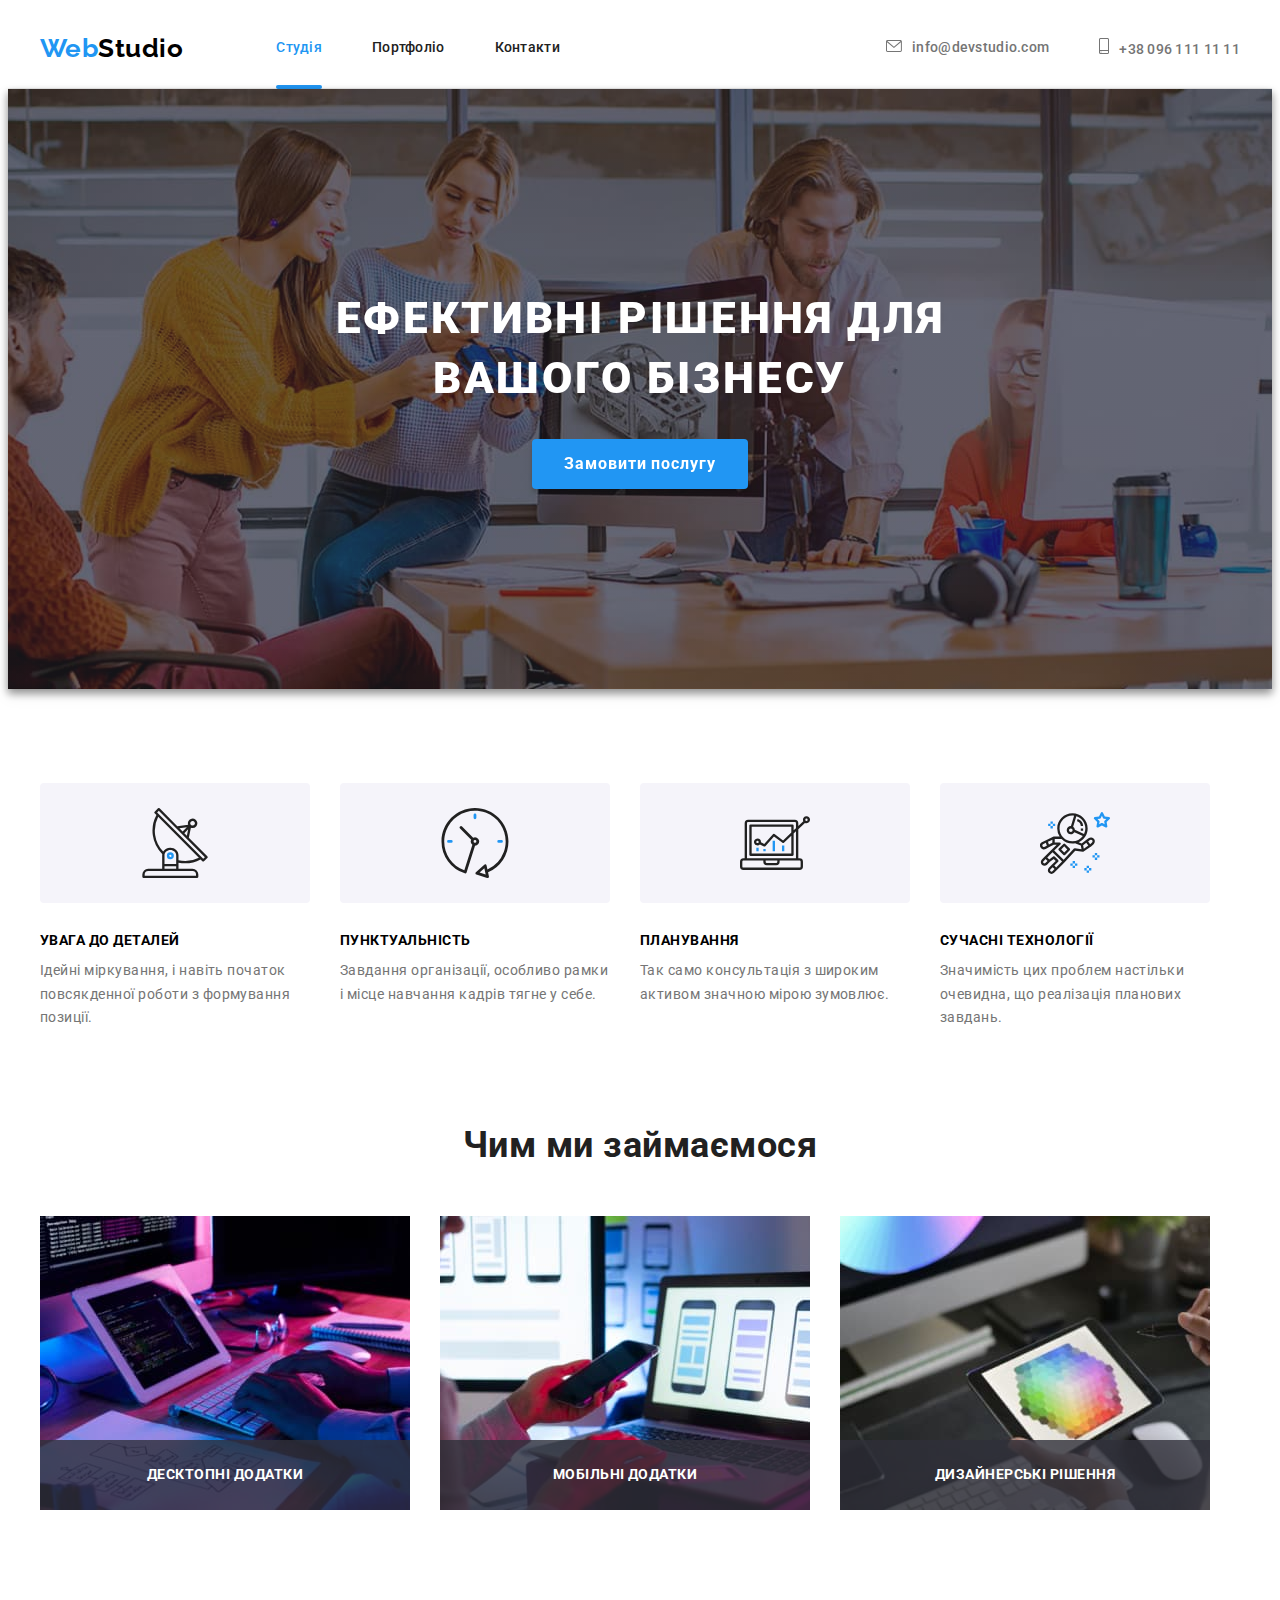
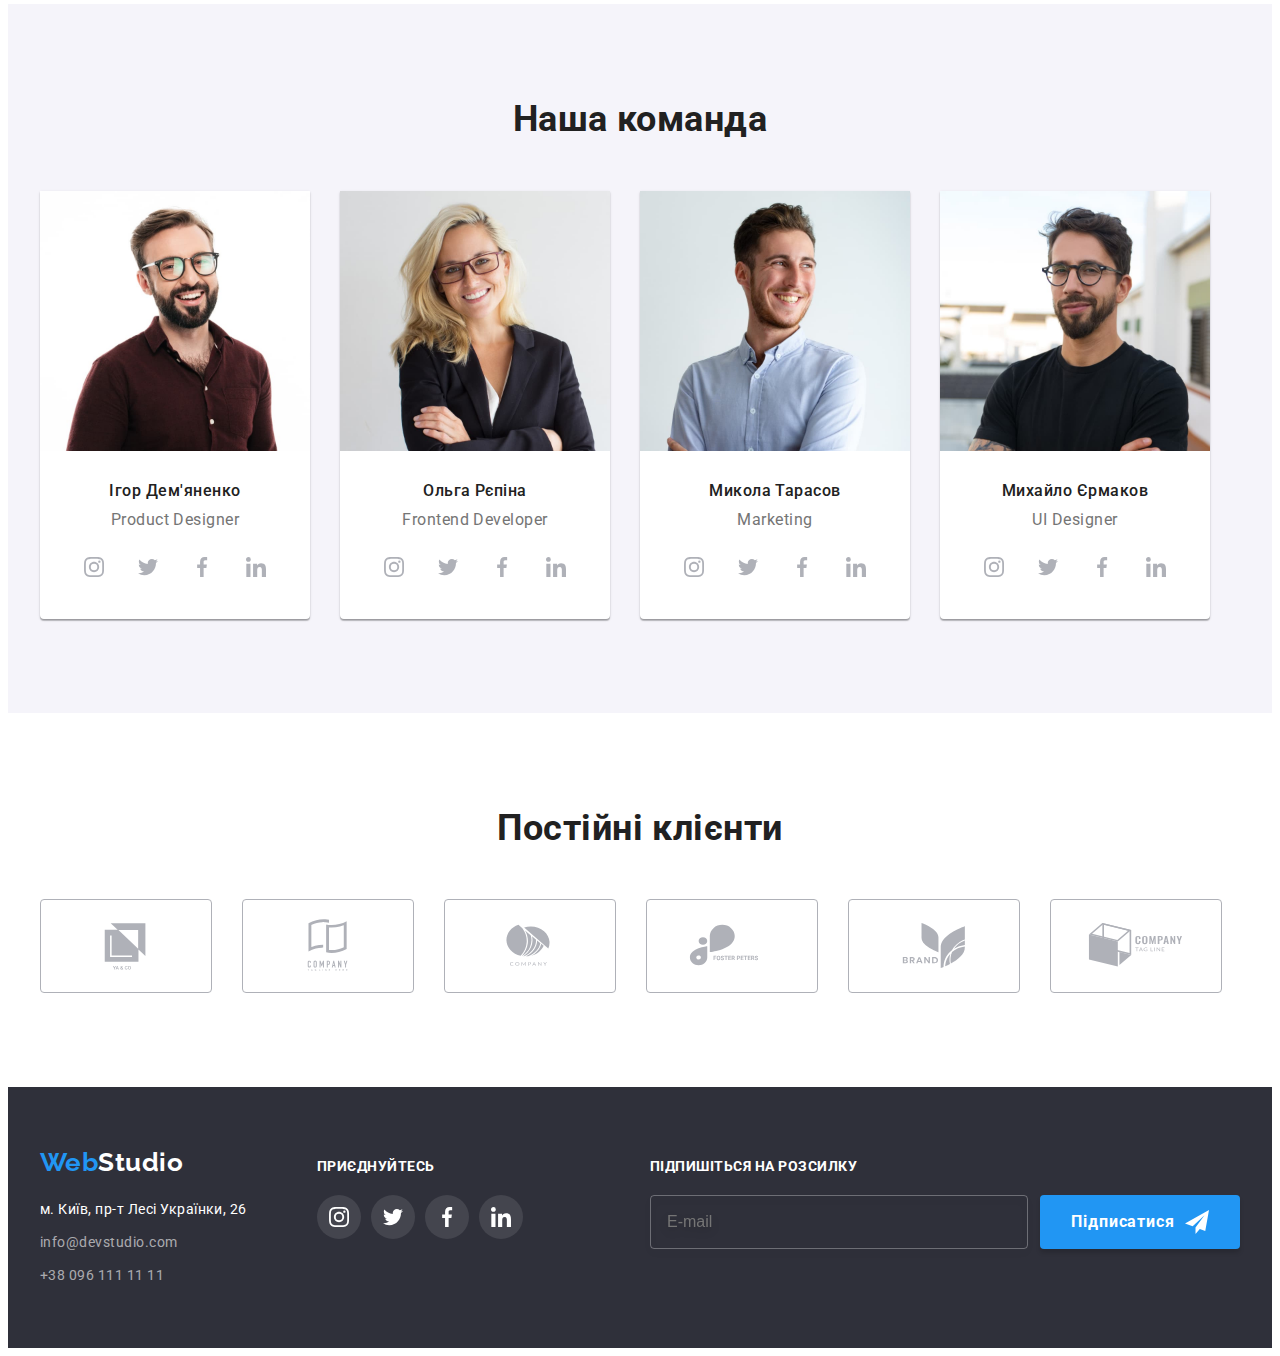
<file: index.html>
<!DOCTYPE html>
<html lang="uk">
  <head>
    <meta charset="UTF-8" />
    <meta http-equiv="X-UA-Compatible" content="IE=edge" />
    <meta name="viewport" content="width=device-width, initial-scale=1.0" />
    <title>Document</title>
    <link rel="preconnect" href="https://fonts.googleapis.com" />
    <link rel="preconnect" href="https://fonts.gstatic.com" crossorigin />
    <link
      href="https://fonts.googleapis.com/css2?family=Raleway:wght@700&family=Roboto:wght@400;500;700;900&display=swap"
      rel="stylesheet"
    />
    <link
      rel="stylesheet"
      href="https://cdnjs.cloudflare.com/ajax/libs/modern-normalize/1.1.0/modern-normalize.min.css"
      integrity="sha512-wpPYUAdjBVSE4KJnH1VR1HeZfpl1ub8YT/NKx4PuQ5NmX2tKuGu6U/JRp5y+Y8XG2tV+wKQpNHVUX03MfMFn9Q=="
      crossorigin="anonymous"
      referrerpolicy="no-referrer"
    />
    <link rel="stylesheet" href="./css/main.min.css" />
    <link rel="stylesheet" href="./css/styles.css" />
  </head>
  <body>
    <!--Шапка сайту-->

    <header class="header">
      <div class="main-nav container">
        <nav class="nav">
          <a href="./index.html" class="logo">
            Web<span class="logo__header">Studio</span>
          </a>

          <ul class="site-nav">
            <li class="site-nav__item">
              <a href="./index.html" class="site-nav__link current"
                >Студія</a
              >
            </li>
            <li class="site-nav__item">
              <a href="./portfolio.html" class="site-nav__link"
                >Портфоліо</a
              >
            </li>
            <li class="site-nav__item">
              <a href="" class="site-nav__link">Контакти</a>
            </li>
          </ul>
        </nav>
        <ul class="header-contacts">
          <li class="header-contacts__item">
            <a
              href="mailto:info@devstudio.com"
              class="header-contacts__link"
              ><svg class="header-contacts__icon" width="16" height="12">
                <use href="./images/icons.svg#icon-envelope"></use></svg
              >info@devstudio.com</a
            >
          </li>
          <li class="header-contacts__item">
            <a href="tel:+380961111111" class="header-contacts__link"
              ><svg class="header-contacts__icon" width="10" height="16">
                <use href="./images/icons.svg#icon-smartphone"></use></svg
              >+38 096 111 11 11</a
            >
          </li>
        </ul>
      </div>
    </header>

    <main>
      <!--Герой-->
      <div>
        <section class="hero">
          <h1 class="hero__title">Ефективні рішення для вашого бізнесу</h1>
          <button type="button" class="hero-btn" data-modal-open>
            Замовити послугу
          </button>
        </section>
      </div>

      <!--Особливості-->

      <section class="features">
        <div class="container">
          <h2 class="visually-hidden">Особливості</h2>
          <ul class="features__list">
            <li class="features__item">
              <div class="features__img">
                <svg class="features__icon" width="70" height="70">
                  <use href="./images/icons.svg#icon-antenna"></use>
                </svg>
              </div>
              <h3 class="features__label">Увага до деталей</h3>
              <p class="features__desc">
                Ідейні міркування, і навіть початок повсякденної роботи з
                формування позиції.
              </p>
            </li>
            <li class="features__item">
              <div class="features__img">
                <svg class="features__icon" width="70" height="70">
                  <use href="./images/icons.svg#icon-clock"></use>
                </svg>
              </div>
              <h3 class="features__label">Пунктуальність</h3>
              <p class="features__desc">
                Завдання організації, особливо рамки і місце навчання кадрів
                тягне у себе.
              </p>
            </li>
            <li class="features__item">
              <div class="features__img">
                <svg class="features__icon" width="70" height="70">
                  <use href="./images/icons.svg#icon-diagram"></use>
                </svg>
              </div>
              <h3 class="features__label">Планування</h3>
              <p class="features__desc">
                Так само консультація з широким активом значною мірою зумовлює.
              </p>
            </li>
            <li class="features__item">
              <div class="features__img">
                <svg class="features__icon" width="70" height="70">
                  <use href="./images/icons.svg#icon-astronaut"></use>
                </svg>
              </div>
              <h3 class="features__label">Сучасні технології</h3>
              <p class="features__desc">
                Значимість цих проблем настільки очевидна, що реалізація
                планових завдань.
              </p>
            </li>
          </ul>
        </div>
      </section>

      <!--Чим ми займаємось-->

      <section class="work">
        <div class="container">
          <h2 class="work__title">Чим ми займаємося</h2>
          <ul class="work__list">
            <li class="work__item">
              <a href="" class="work__link"
                ><div class="work__thumb">
                  <img
                    src="./images/box1.jpg"
                    alt="ПК"
                    width="370"
                    height="294"
                    class="work__img"
                  />
                  <div class="work__back">
                    <p class="work__label">Десктопні додатки</p>
                  </div>
                </div>
              </a>
            </li>
            <li class="work__item">
              <a href="" class="work__link"
                ><div class="work__thumb">
                  <img
                    src="./images/box2.jpg"
                    alt="Смартфон і ПК"
                    width="370"
                    height="294"
                    class="work__img"
                  />
                  <div class="work__back">
                    <p class="work__label">Мобільні додатки</p>
                  </div>
                </div>
              </a>
            </li>
            <li class="work__item">
              <a href="" class="work__link"
                ><div class="work__thumb">
                  <img
                    src="./images/box3.jpg"
                    alt="Палітра кольорів на планшеті"
                    width="370"
                    height="294"
                    class="work__img"
                  />
                  <div class="work__back">
                    <p class="work__label">Дизайнерські рішення</p>
                  </div>
                </div>
              </a>
            </li>
          </ul>
        </div>
      </section>

      <!--Наша команда-->

      <section class="team">
        <div class="container">
          <h2 class="team__title">Наша команда</h2>
          <ul class="team__list">
            <li class="teamcard">
              <img
                src="./images/teamcard1.jpg"
                alt="Портрет Ігора Дем'яненка"
                width="270"
                height="260"
                class="teamcard__img"
              />
              <div class="teamcard__desc">
                <h3 class="teamcard__title">Ігор Дем'яненко</h3>
                <p lang="en" class="teamcard__profession">Product Designer</p>
                <ul class="socials">
                  <li class="socials__item">
                    <a
                      class="socials__link"
                      href="https://instagram.com"
                      aria-label="Instagram icon"
                      target="_blank"
                      rel="noopener norefferer"
                    >
                      <svg class="socials__icon" width="20" height="20">
                        <use
                          href="./images/icons.svg#icon-instagram"
                        ></use></svg
                    ></a>
                  </li>
                  <li class="socials__item">
                    <a
                      class="socials__link"
                      href="https://twitter.com"
                      aria-label="Twitter icon"
                      target="_blank"
                      rel="noopener norefferer"
                      ><svg class="socials__icon" width="20" height="20">
                        <use href="./images/icons.svg#icon-twitter"></use></svg
                    ></a>
                  </li>
                  <li class="socials__item">
                    <a
                      class="socials__link"
                      href="https://facebook.com"
                      aria-label="Facebook icon"
                      target="_blank"
                      rel="noopener norefferer"
                      ><svg class="socials__icon" width="20" height="20">
                        <use href="./images/icons.svg#icon-facebook"></use></svg
                    ></a>
                  </li>
                  <li class="socials__item">
                    <a
                      class="socials__link"
                      href="https://linkedin.com"
                      aria-label="Linkedin icon"
                      target="_blank"
                      rel="noopener norefferer"
                      ><svg class="socials__icon" width="20" height="20">
                        <use href="./images/icons.svg#icon-linkedin"></use></svg
                    ></a>
                  </li>
                </ul>
              </div>
            </li>
            <li class="teamcard">
              <img
                src="./images/teamcard2.jpg"
                alt="Портрет Ольги Рєпіної"
                width="270"
                height="260"
                class="teamcard__img"
              />
              <div class="teamcard__desc">
                <h3 class="teamcard__title">Ольга Рєпіна</h3>
                <p lang="en" class="teamcard__profession">Frontend Developer</p>
                <ul class="socials">
                  <li class="socials__item">
                    <a
                      class="socials__link"
                      href="https://instagram.com"
                      aria-label="Instagram icon"
                      target="_blank"
                      rel="noopener norefferer"
                    >
                      <svg class="socials__icon" width="20" height="20">
                        <use
                          href="./images/icons.svg#icon-instagram"
                        ></use></svg
                    ></a>
                  </li>
                  <li class="socials__item">
                    <a
                      class="socials__link"
                      href="https://twitter.com"
                      aria-label="Twitter icon"
                      target="_blank"
                      rel="noopener norefferer"
                      ><svg class="socials__icon" width="20" height="20">
                        <use href="./images/icons.svg#icon-twitter"></use></svg
                    ></a>
                  </li>
                  <li class="socials__item">
                    <a
                      class="socials__link"
                      href="https://facebook.com"
                      aria-label="Facebook icon"
                      target="_blank"
                      rel="noopener norefferer"
                      ><svg class="socials__icon" width="20" height="20">
                        <use href="./images/icons.svg#icon-facebook"></use></svg
                    ></a>
                  </li>
                  <li class="socials__item">
                    <a
                      class="socials__link"
                      href="https://linkedin.com"
                      aria-label="Linkedin icon"
                      target="_blank"
                      rel="noopener norefferer"
                      ><svg class="socials__icon" width="20" height="20">
                        <use href="./images/icons.svg#icon-linkedin"></use></svg
                    ></a>
                  </li>
                </ul>
              </div>
            </li>
            <li class="teamcard">
              <img
                src="./images/teamcard3.jpg"
                alt="Портрет Миколи Тарасова"
                width="270"
                height="260"
                class="teamcard__img"
              />
              <div class="teamcard__desc">
                <h3 class="teamcard__title">Микола Тарасов</h3>
                <p lang="en" class="teamcard__profession">Marketing</p>
                <ul class="socials">
                  <li class="socials__item">
                    <a
                      class="socials__link"
                      href="https://instagram.com"
                      aria-label="Instagram icon"
                      target="_blank"
                      rel="noopener norefferer"
                    >
                      <svg class="socials__icon" width="20" height="20">
                        <use
                          href="./images/icons.svg#icon-instagram"
                        ></use></svg
                    ></a>
                  </li>
                  <li class="socials__item">
                    <a
                      class="socials__link"
                      href="https://twitter.com"
                      aria-label="Twitter icon"
                      target="_blank"
                      rel="noopener norefferer"
                      ><svg class="socials__icon" width="20" height="20">
                        <use href="./images/icons.svg#icon-twitter"></use></svg
                    ></a>
                  </li>
                  <li class="socials__item">
                    <a
                      class="socials__link"
                      href="https://facebook.com"
                      aria-label="Facebook icon"
                      target="_blank"
                      rel="noopener norefferer"
                      ><svg class="socials__icon" width="20" height="20">
                        <use href="./images/icons.svg#icon-facebook"></use></svg
                    ></a>
                  </li>
                  <li class="socials__item">
                    <a
                      class="socials__link"
                      href="https://linkedin.com"
                      aria-label="Linkedin icon"
                      target="_blank"
                      rel="noopener norefferer"
                      ><svg class="socials__icon" width="20" height="20">
                        <use href="./images/icons.svg#icon-linkedin"></use></svg
                    ></a>
                  </li>
                </ul>
              </div>
            </li>
            <li class="teamcard">
              <img
                src="./images/teamcard4.jpg"
                alt="Портрет Михайла Єрмакова"
                width="270"
                height="260"
                class="teamcard__img"
              />
              <div class="teamcard__desc">
                <h3 class="teamcard__title">Михайло Єрмаков</h3>
                <p lang="en" class="teamcard__profession">UI Designer</p>
                <ul class="socials">
                  <li class="socials__item">
                    <a
                      class="socials__link"
                      href="https://instagram.com"
                      aria-label="Instagram icon"
                      target="_blank"
                      rel="noopener norefferer"
                    >
                      <svg class="socials__icon" width="20" height="20">
                        <use
                          href="./images/icons.svg#icon-instagram"
                        ></use></svg
                    ></a>
                  </li>
                  <li class="socials__item">
                    <a
                      class="socials__link"
                      href="https://twitter.com"
                      aria-label="Twitter icon"
                      target="_blank"
                      rel="noopener norefferer"
                      ><svg class="socials__icon" width="20" height="20">
                        <use href="./images/icons.svg#icon-twitter"></use></svg
                    ></a>
                  </li>
                  <li class="socials__item">
                    <a
                      class="socials__link"
                      href="https://facebook.com"
                      aria-label="Facebook icon"
                      target="_blank"
                      rel="noopener norefferer"
                      ><svg class="socials__icon" width="20" height="20">
                        <use href="./images/icons.svg#icon-facebook"></use></svg
                    ></a>
                  </li>
                  <li class="socials__item">
                    <a
                      class="socials__link"
                      href="https://linkedin.com"
                      aria-label="Linkedin icon"
                      target="_blank"
                      rel="noopener norefferer"
                      ><svg class="socials__icon" width="20" height="20">
                        <use href="./images/icons.svg#icon-linkedin"></use></svg
                    ></a>
                  </li>
                </ul>
              </div>
            </li>
          </ul>
        </div>
      </section>
    </main>

    <!--Постійні клієнти-->

    <section class="clients">
      <div class="container">
        <h2 class="clients__title">Постійні клієнти</h2>
        <ul class="clients__list">
          <li class="clients__item">
            <a class="clients__link" href=""
              ><svg class="clients__icon" width="106" height="60">
                <use href="./images/icons.svg#icon-client1"></use></svg
            ></a>
          </li>
          <li class="clients__item">
            <a class="clients__link" href=""
              ><svg class="clients__icon" width="106" height="60">
                <use href="./images/icons.svg#icon-client2"></use></svg
            ></a>
          </li>
          <li class="clients__item">
            <a class="clients__link" href=""
              ><svg class="clients__icon" width="106" height="60">
                <use href="./images/icons.svg#icon-client3"></use></svg
            ></a>
          </li>
          <li class="clients__item">
            <a class="clients__link" href=""
              ><svg class="clients__icon" width="106" height="60">
                <use href="./images/icons.svg#icon-client4"></use></svg
            ></a>
          </li>
          <li class="clients__item">
            <a class="clients__link" href=""
              ><svg class="clients__icon" width="106" height="60">
                <use href="./images/icons.svg#icon-client5"></use></svg
            ></a>
          </li>
          <li class="clients__item">
            <a class="clients__link" href=""
              ><svg class="clients__icon" width="106" height="60">
                <use href="./images/icons.svg#icon-client6"></use></svg
            ></a>
          </li>
        </ul>
      </div>
    </section>

    <!--Підвал-->

    <footer class="footer">
      <div class="container">
        <div class="footer__address">
          <a href="./index.html" class="logo"
            >Web<span class="logo__footer">Studio</span>
          </a>
          <address class="address">
            <ul class="address__list">
              <li class="address__item">
                <a
                  href="https://goo.gl/maps/9gDY7bxWmbWzGsTu6"
                  class="address__post"
                  >м. Київ, пр-т Лесі Українки, 26</a
                ><br />
              </li>

              <li class="address__item">
                <a
                  href="mailto:info@devstudio.com"
                  class="address__contact"
                  >info@devstudio.com</a
                ><br />
              </li>

              <li class="address__item">
                <a href="tel:+380961111111" class="address__contact"
                  >+38 096 111 11 11</a
                >
              </li>
            </ul>
          </address>
        </div>
        <div class="footer__socials">
          <p class="footer__text">Приєднуйтесь</p>
          <ul class="list socials">
            <li class="socials__item">
              <a
                class="socials__link--grey"
                href="https://instagram.com"
                aria-label="Instagram icon"
                target="_blank"
                rel="noopener norefferer"
              >
                <svg class="socials__icon" width="20" height="20">
                  <use href="./images/icons.svg#icon-instagram"></use></svg
              ></a>
            </li>
            <li class="socials__item">
              <a
                class="socials__link--grey"
                href="https://twitter.com"
                aria-label="Twitter icon"
                target="_blank"
                rel="noopener norefferer"
                ><svg class="socials__icon" width="20" height="20">
                  <use href="./images/icons.svg#icon-twitter"></use></svg
              ></a>
            </li>
            <li class="socials__item">
              <a
                class="socials__link--grey"
                href="https://facebook.com"
                aria-label="Facebook icon"
                target="_blank"
                rel="noopener norefferer"
                ><svg class="socials__icon" width="20" height="20">
                  <use href="./images/icons.svg#icon-facebook"></use></svg
              ></a>
            </li>
            <li class="socials__item">
              <a
                class="socials__link--grey"
                href="https://linkedin.com"
                aria-label="Linkedin icon"
                target="_blank"
                rel="noopener norefferer"
                ><svg class="socials__icon" width="20" height="20">
                  <use href="./images/icons.svg#icon-linkedin"></use></svg
              ></a>
            </li>
          </ul>
        </div>
        <div class="footer__form">
          <form class="subscription">
            <p class="subscription__text">Підпишіться на розсилку</p>
            <div class="subscription__data">
              <label for="email"></label>
              <input
                class="subscription__field"
                type="email"
                name="user_email"
                placeholder="E-mail"
              />
              <button class="subscription-btn" type="submit">
                Підписатися
                <svg class="subscription-btn__icon" width="24" height="24">
                  <use href="./images/icons.svg#icon-send"></use>
                </svg>
              </button>
            </div>
          </form>
        </div>
      </div>
    </footer>
    <div class="backdrop is-hidden" data-modal>
      <div class="modal">
        <button class="close-button" data-modal-close>
          <svg class="close-button__icon" width="18" height="18">
            <use href="./images/icons.svg#icon-close"></use>
          </svg>
        </button>
        <form class="modal-form" name="modal-form">
          <p class="modal-form__title">
            Залиште свої дані, ми вам передзвонимо
          </p>
          <div class="modal-form__group" role="group">
            <label class="modal-form__label" for="name">Ім'я</label>
            <div class="modal-form__wrapper">
              <input
                class="modal-form__field"
                type="text"
                name="user_name"
                id="name"
              />
              <svg class="modal-form__icon" width="18" height="18">
                <use href="./images/icons.svg#icon-form-name"></use>
              </svg>
            </div>
            <label class="modal-form__label" for="tel">Телефон</label>
            <div class="modal-form__wrapper">
              <input
                class="modal-form__field"
                type="tel"
                name="user_phone"
                id="tel"
              />
              <svg class="modal-form__icon" width="18" height="18">
                <use href="./images/icons.svg#icon-form-phone"></use>
              </svg>
            </div>

            <label class="modal-form__label" for="email">Пошта</label>
            <div class="modal-form__wrapper">
              <input
                class="modal-form__field"
                type="email"
                name="user_email"
                id="email"
              />
              <svg class="modal-form__icon" width="18" height="18">
                <use href="./images/icons.svg#icon-form-email"></use>
              </svg>
            </div>

            <label class="modal-form__label" for="comment">Коментар</label>
            <textarea
              class="modal-form__comment"
              name="user_comment"
              id="comment"
              rows="6"
              placeholder="Введіть текст"
            ></textarea>
          </div>

          <div class="modal-form__agreement" role="group">
            <input
              class="modal-form__checkbox"
              type="checkbox"
              name="checkbox"
              id="checkbox"
            />
            <label class="modal-form__agreement-text" for="checkbox"
              >Погоджуюся з розсилкою та приймаю
              <a class="modal-form__agreement-link" href=""
                >Умови договору</a
              ></label
            >
          </div>

          <button class="modal-form-btn" type="submit">Відправити</button>
        </form>
      </div>
    </div>
    <script src="./js/modal.js"></script>
  </body>
</html>
</file>
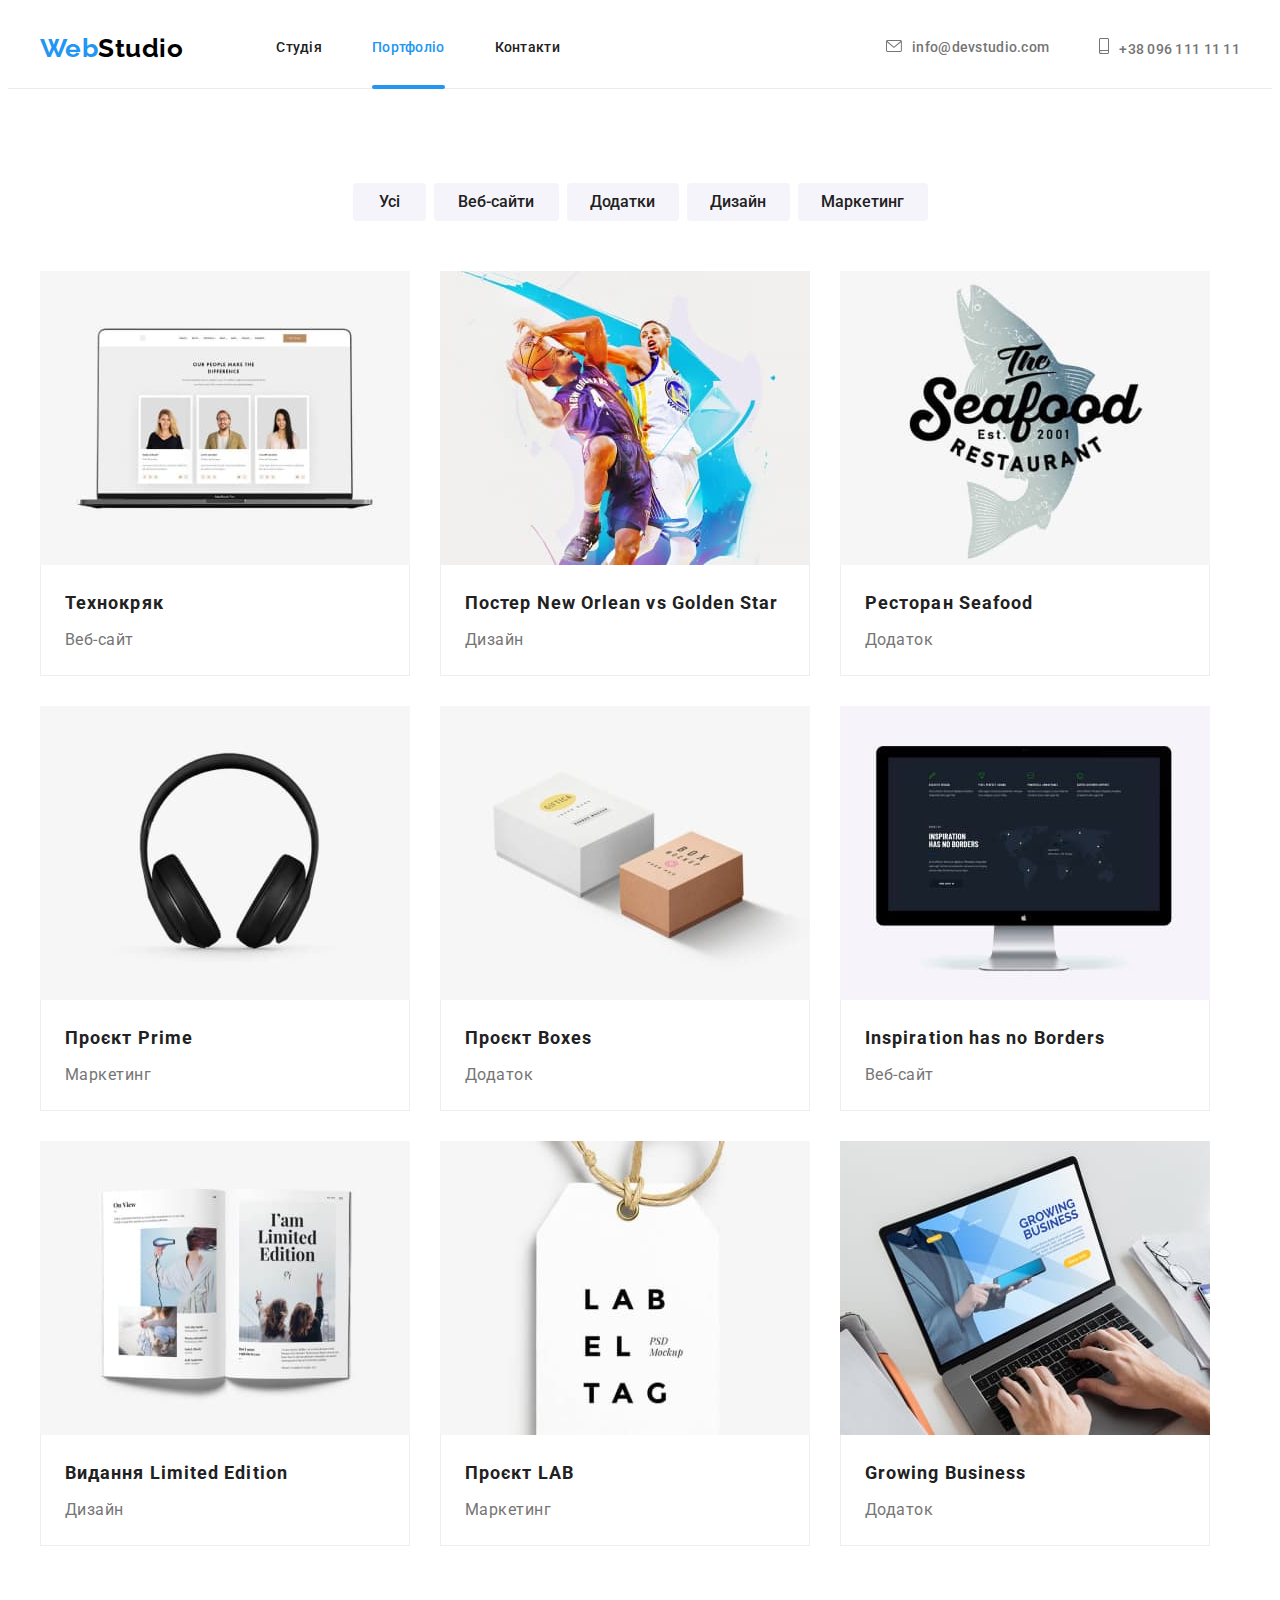
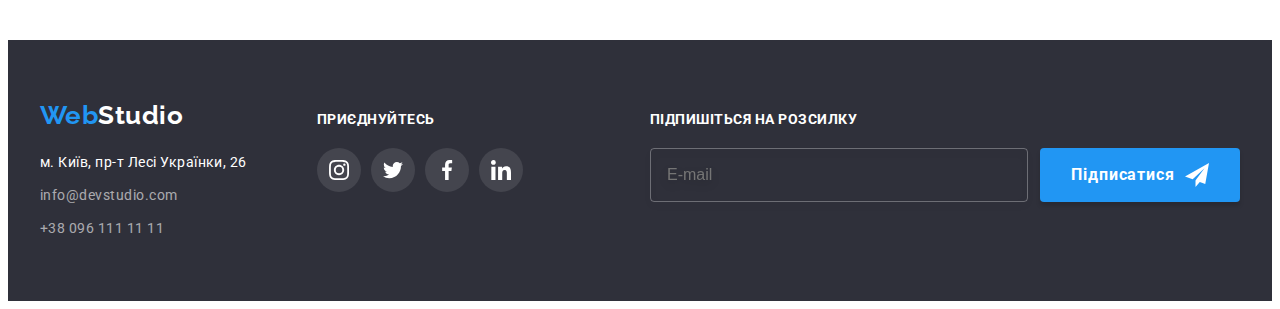
<file: portfolio.html>
<!DOCTYPE html>
<html lang="uk">
  <head>
    <meta charset="UTF-8" />
    <meta http-equiv="X-UA-Compatible" content="IE=edge" />
    <meta name="viewport" content="width=device-width, initial-scale=1.0" />
    <title>Document</title>
    <link rel="preconnect" href="https://fonts.googleapis.com" />
    <link rel="preconnect" href="https://fonts.gstatic.com" crossorigin />
    <link
      href="https://fonts.googleapis.com/css2?family=Raleway:wght@700&family=Roboto:wght@400;500;700;900&display=swap"
      rel="stylesheet"
    />
    <link
      rel="stylesheet"
      href="https://cdnjs.cloudflare.com/ajax/libs/modern-normalize/1.1.0/modern-normalize.min.css"
      integrity="sha512-wpPYUAdjBVSE4KJnH1VR1HeZfpl1ub8YT/NKx4PuQ5NmX2tKuGu6U/JRp5y+Y8XG2tV+wKQpNHVUX03MfMFn9Q=="
      crossorigin="anonymous"
      referrerpolicy="no-referrer"
    />
    <link rel="stylesheet" href="./css/main.min.css" />
    <link rel="stylesheet" href="./css/styles.css" />
  </head>
  <body>
    <!--Шапка сайту-->

    <header class="header">
      <div class="main-nav container">
        <nav class="nav">
          <a href="./index.html" class="logo">
            Web<span class="logo__header">Studio</span>
          </a>

          <ul class="site-nav">
            <li class="site-nav__item">
              <a href="./index.html" class="site-nav__link">Студія</a>
            </li>
            <li class="site-nav__item">
              <a href="./portfolio.html" class="site-nav__link current"
                >Портфоліо</a
              >
            </li>
            <li class="site-nav__item">
              <a href="" class="site-nav__link">Контакти</a>
            </li>
          </ul>
        </nav>
        <ul class="header-contacts">
          <li class="header-contacts__item">
            <a
              href="mailto:info@devstudio.com"
              class="header-contacts__link"
              ><svg class="header-contacts__icon" width="16" height="12">
                <use href="./images/icons.svg#icon-envelope"></use></svg
              >info@devstudio.com</a
            >
          </li>
          <li class="header-contacts__item">
            <a href="tel:+380961111111" class="header-contacts__link"
              ><svg class="header-contacts__icon" width="10" height="16">
                <use href="./images/icons.svg#icon-smartphone"></use></svg
              >+38 096 111 11 11</a
            >
          </li>
        </ul>
      </div>
    </header>

    <!--Портфоліо-->

    <main>
      <h1 class="visually-hidden">Портфоліо студії</h1>
      <section class="gallery">
        <div class="container">
          <h2 class="visually-hidden">Галерея проєктів</h2>
          <ul class="filter">
            <li class="filter__item">
              <button type="button" class="filter-btn all">Усі</button>
            </li>
            <li class="filter__item">
              <button type="button" class="filter-btn sites">
                Веб-сайти
              </button>
            </li>
            <li class="filter__item">
              <button type="button" class="filter-btn apps">Додатки</button>
            </li>
            <li class="filter__item">
              <button type="button" class="filter-btn design">
                Дизайн
              </button>
            </li>
            <li class="filter__item">
              <button type="button" class="filter-btn marketing">
                Маркетинг
              </button>
            </li>
          </ul>

          <ul class="projects">
            <li class="project-card">
              <a href="" class="project-card__link">
                <div class="project-card__thumb">
                  <img
                    src="./images/project1.jpg"
                    alt="Зображення проєкту"
                    width="370"
                    height="294"
                    class="project-card__img"
                  />
                  <div class="project-card__overlay">
                    <p class="project-card__overtext">
                      Ресурс пропонує комплексні пропозиції з різним рівнем
                      функціоналу та сервісів. Все це дозволить відвідувачу
                      отримати вичерпні відомості про компанію чи приватну
                      особу.
                    </p>
                  </div>
                </div>
                <div class="project-card__label">
                  <h3 class="project-card__title">Технокряк</h3>
                  <p class="project-card__subtitle">Веб-сайт</p>
                </div></a
              >
            </li>
            <li class="project-card">
              <a href="" class="project-card__link">
                <div class="project-card__thumb">
                  <img
                    src="./images/project2.jpg"
                    alt="Зображення проєкту"
                    width="370"
                    height="294"
                    class="project-card__img"
                  />
                  <div class="project-card__overlay">
                    <p class="project-card__overtext">
                      Ресурс пропонує комплексні пропозиції з різним рівнем
                      функціоналу та сервісів. Все це дозволить відвідувачу
                      отримати вичерпні відомості про компанію чи приватну
                      особу.
                    </p>
                  </div>
                </div>
                <div class="project-card__label">
                  <h3 class="project-card__title">
                    Постер <span lang="en">New Orlean vs Golden Star</span>
                  </h3>
                  <p class="project-card__subtitle">Дизайн</p>
                </div></a
              >
            </li>
            <li class="project-card">
              <a href="" class="project-card__link">
                <div class="project-card__thumb">
                  <img
                    src="./images/project3.jpg"
                    alt="Зображення проєкту"
                    width="370"
                    height="294"
                    class="project-card__img"
                  />
                  <div class="project-card__overlay">
                    <p class="project-card__overtext">
                      Ресурс пропонує комплексні пропозиції з різним рівнем
                      функціоналу та сервісів. Все це дозволить відвідувачу
                      отримати вичерпні відомості про компанію чи приватну
                      особу.
                    </p>
                  </div>
                </div>
                <div class="project-card__label">
                  <h3 class="project-card__title">
                    Ресторан <span lang="en">Seafood</span>
                  </h3>
                  <p class="project-card__subtitle">Додаток</p>
                </div></a
              >
            </li>
            <li class="project-card">
              <a href="" class="project-card__link">
                <div class="project-card__thumb">
                  <img
                    src="./images/project4.jpg"
                    alt="Зображення проєкту"
                    width="370"
                    height="294"
                    class="project-card__img"
                  />
                  <div class="project-card__overlay">
                    <p class="project-card__overtext">
                      Ресурс пропонує комплексні пропозиції з різним рівнем
                      функціоналу та сервісів. Все це дозволить відвідувачу
                      отримати вичерпні відомості про компанію чи приватну
                      особу.
                    </p>
                  </div>
                </div>
                <div class="project-card__label">
                  <h3 class="project-card__title">
                    Проєкт <span lang="en">Prime</span>
                  </h3>
                  <p class="project-card__subtitle">Маркетинг</p>
                </div></a
              >
            </li>
            <li class="project-card">
              <a href="" class="project-card__link">
                <div class="project-card__thumb">
                  <img
                    src="./images/project5.jpg"
                    alt="Зображення проєкту"
                    width="370"
                    height="294"
                    class="project-card__img"
                  />
                  <div class="project-card__overlay">
                    <p class="project-card__overtext">
                      Ресурс пропонує комплексні пропозиції з різним рівнем
                      функціоналу та сервісів. Все це дозволить відвідувачу
                      отримати вичерпні відомості про компанію чи приватну
                      особу.
                    </p>
                  </div>
                </div>
                <div class="project-card__label">
                  <h3 class="project-card__title">
                    Проєкт <span lang="en">Boxes</span>
                  </h3>
                  <p class="project-card__subtitle">Додаток</p>
                </div></a
              >
            </li>
            <li class="project-card">
              <a href="" class="project-card__link">
                <div class="project-card__thumb">
                  <img
                    src="./images/project6.jpg"
                    alt="Зображення проєкту"
                    width="370"
                    height="294"
                    class="project-card__img"
                  />
                  <div class="project-card__overlay">
                    <p class="project-card__overtext">
                      Ресурс пропонує комплексні пропозиції з різним рівнем
                      функціоналу та сервісів. Все це дозволить відвідувачу
                      отримати вичерпні відомості про компанію чи приватну
                      особу.
                    </p>
                  </div>
                </div>
                <div class="project-card__label">
                  <h3 lang="en" class="project-card__title">
                    Inspiration has no Borders
                  </h3>
                  <p class="project-card__subtitle">Веб-сайт</p>
                </div></a
              >
            </li>
            <li class="project-card">
              <a href="" class="project-card__link">
                <div class="project-card__thumb">
                  <img
                    src="./images/project7.jpg"
                    alt="Зображення проєкту"
                    width="370"
                    height="294"
                    class="project__img"
                  />
                  <div class="project-card__overlay">
                    <p class="project-card__overtext">
                      Ресурс пропонує комплексні пропозиції з різним рівнем
                      функціоналу та сервісів. Все це дозволить відвідувачу
                      отримати вичерпні відомості про компанію чи приватну
                      особу.
                    </p>
                  </div>
                </div>
                <div class="project-card__label">
                  <h3 class="project-card__title">
                    Видання <span lang="en">Limited Edition</span>
                  </h3>
                  <p class="project-card__subtitle">Дизайн</p>
                </div></a
              >
            </li>
            <li class="project-card">
              <a href="" class="project-card__link"
                ><div class="project-card__thumb">
                  <img
                    src="./images/project8.jpg"
                    alt="Зображення проєкту"
                    width="370"
                    height="294"
                    class="project__img"
                  />
                  <div class="project-card__overlay">
                    <p class="project-card__overtext">
                      Ресурс пропонує комплексні пропозиції з різним рівнем
                      функціоналу та сервісів. Все це дозволить відвідувачу
                      отримати вичерпні відомості про компанію чи приватну
                      особу.
                    </p>
                  </div>
                </div>
                <div class="project-card__label">
                  <h3 class="project-card__title">Проєкт LAB</h3>
                  <p class="project-card__subtitle">Маркетинг</p>
                </div></a
              >
            </li>
            <li class="project-card">
              <a href="" class="project-card__link">
                <div class="project-card__thumb">
                  <img
                    src="./images/project9.jpg"
                    alt="Зображення проєкту"
                    width="370"
                    height="294"
                    class="project-card__img"
                  />
                  <div class="project-card__overlay">
                    <p class="project-card__overtext">
                      Ресурс пропонує комплексні пропозиції з різним рівнем
                      функціоналу та сервісів. Все це дозволить відвідувачу
                      отримати вичерпні відомості про компанію чи приватну
                      особу.
                    </p>
                  </div>
                </div>
                <div class="project-card__label">
                  <h3 lang="en" class="project-card__title">
                    Growing Business
                  </h3>
                  <p class="project-card__subtitle">Додаток</p>
                </div></a
              >
            </li>
          </ul>
        </div>
      </section>
    </main>

    <!--Підвал-->

    <footer class="footer">
      <div class="container">
        <div class="footer__address">
          <a href="./index.html" class="logo"
            >Web<span class="logo__footer">Studio</span>
          </a>
          <address class="address">
            <ul class="address__list">
              <li class="address__item">
                <a
                  href="https://goo.gl/maps/9gDY7bxWmbWzGsTu6"
                  class="address__post"
                  >м. Київ, пр-т Лесі Українки, 26</a
                ><br />
              </li>

              <li class="address__item">
                <a
                  href="mailto:info@devstudio.com"
                  class="address__contact"
                  >info@devstudio.com</a
                ><br />
              </li>

              <li class="address__item">
                <a href="tel:+380961111111" class="address__contact"
                  >+38 096 111 11 11</a
                >
              </li>
            </ul>
          </address>
        </div>
        <div class="footer__socials">
          <p class="footer__text">Приєднуйтесь</p>
          <ul class="socials">
            <li class="socials__item">
              <a
                class="socials__link--grey"
                href="https://instagram.com"
                aria-label="Instagram icon"
                target="_blank"
                rel="noopener norefferer"
              >
                <svg class="socials__icon" width="20" height="20">
                  <use href="./images/icons.svg#icon-instagram"></use></svg
              ></a>
            </li>
            <li class="socials__item">
              <a
                class="socials__link--grey"
                href="https://twitter.com"
                aria-label="Twitter icon"
                target="_blank"
                rel="noopener norefferer"
                ><svg class="socials__icon" width="20" height="20">
                  <use href="./images/icons.svg#icon-twitter"></use></svg
              ></a>
            </li>
            <li class="socials__item">
              <a
                class="socials__link--grey"
                href="https://facebook.com"
                aria-label="Facebook icon"
                target="_blank"
                rel="noopener norefferer"
                ><svg class="socials__icon" width="20" height="20">
                  <use href="./images/icons.svg#icon-facebook"></use></svg
              ></a>
            </li>
            <li class="socials__item">
              <a
                class="socials__link--grey"
                href="https://linkedin.com"
                aria-label="Linkedin icon"
                target="_blank"
                rel="noopener norefferer"
                ><svg class="socials__icon" width="20" height="20">
                  <use href="./images/icons.svg#icon-linkedin"></use></svg
              ></a>
            </li>
          </ul>
        </div>
        <div class="footer__form">
          <div>
            <form class="subscription">
              <p class="subscription__text">Підпишіться на розсилку</p>
              <div class="subscription__data">
                <label for="email"></label>
                <input
                  class="subscription__field"
                  type="email"
                  name="user_email"
                  placeholder="E-mail"
                />
                <button class="subscription-btn" type="submit">
                  Підписатися
                  <svg class="subscription-btn__icon" width="24" height="24">
                    <use href="./images/icons.svg#icon-send"></use>
                  </svg>
                </button>
              </div>
            </form>
          </div>
        </div>
      </div>
    </footer>
  </body>
</html>
</file>
<file: css/styles.css>
:root {
  /*----colors---*/
  --primary-text-color: #212121;
  --secondary-text-color: #757575;
  --accent-color: #2196f3;
  --logo-color: #000000;
  --footer-contact-color: rgba(255, 255, 255, 0.6);
  --primary-bgc: #ffffff;
  --secondary-bgc: #f5f4fa;
  --hero-bgc: #2f303a;
  --footer-bgc: #2f303a;
  --hero-btn-active-color: #188ce8;
  --icon-color: #afb1b8;
  /*----animations----*/
  --timing-function: 250ms cubic-bezier(0.4, 0, 0.2, 1);
}

body {
  background-color: var(--primary-bgc);
  font-family: "Roboto", sans-serif;
  letter-spacing: 0.03em;
}

/*--------reset-----------*/
h1,
h2,
h3,
h4,
h5,
h6,
p {
  margin: 0;
}
.link {
  text-decoration: none;
}
.list {
  list-style: none;
  margin: 0;
  padding: 0;
}

img {
  display: block;
}

.btn {
  font-family: inherit;
  cursor: pointer;
  border: none;
  text-align: center;
  border-radius: 4px;
}

.visually-hidden {
  position: absolute;
  white-space: nowrap;
  width: 1px;
  height: 1px;
  overflow: hidden;
  border: 0;
  padding: 0;
  clip: rect(0 0 0 0);
  clip-path: inset(50%);
  margin: -1px;
}

.container {
  width: 1200px;
  padding-right: 15px;
  padding-left: 15px;
  margin-right: auto;
  margin-left: auto;
}

/*---------------site nav---------------*/
.header {
  border-bottom: 1px solid #ececec;
}

.main-nav {
  display: flex;
  align-items: center;
}

.nav {
  display: flex;
  align-items: center;
}
.logo {
  font-family: "Raleway", sans-serif;
  font-weight: 700;
  font-size: 26px;
  line-height: 1.19;
  color: var(--accent-color);
}

.logo-header {
  color: var(--logo-color);
}
.site-nav {
  display: flex;
  margin-left: 93px;
}

.site-nav .item:not(last-child) {
  margin-right: 50px;
}
.site-nav .link {
  display: block;
  padding-top: 32px;
  padding-bottom: 32px;
  font-weight: 500;
  font-size: 14px;
  line-height: 1.14;
  letter-spacing: 0.02em;
  color: var(--primary-text-color);
  transition: color var(--timing-function);
}

.site-nav .link.current {
  position: relative;
  color: var(--accent-color);
}

.site-nav .link:hover,
.site-nav .link:focus {
  color: var(--accent-color);
}

.current::after {
  content: "";
  position: absolute;
  left: 0;
  bottom: -1px;
  width: 100%;
  height: 4px;
  border-radius: 2px;
  background-color: var(--accent-color);
}

.contacts {
  display: flex;
  margin-left: auto;
  align-items: center;
}
.contacts .item + .item {
  margin-left: 50px;
}
.contacts .link {
  display: flex;
  align-items: baseline;
  gap: 10px;
  font-weight: 500;
  font-size: 14px;
  line-height: 1.14;
  letter-spacing: 0.02em;
  color: var(--secondary-text-color);
  transition: color var(--timing-function);
}

.contacts .link:hover,
.contacts .link:focus {
  color: var(--accent-color);
}
.mail-icon,
.phone-icon {
  fill: currentColor;
}

/*-----------------hero--------------*/

.hero {
  padding-top: 200px;
  padding-bottom: 200px;
  max-width: 1600px;
  max-height: 600px;
  margin-left: auto;
  margin-right: auto;
  background-color: var(--hero-bgc);
  background-image: linear-gradient(
      rgba(47, 48, 58, 0.4),
      rgba(47, 48, 58, 0.4)
    ),
    url(../images/hero.jpg);
  background-repeat: no-repeat;
  background-position: center;
  background-size: cover;
  filter: drop-shadow(0px 4px 4px rgba(0, 0, 0, 0.25))
    drop-shadow(0px 4px 4px rgba(0, 0, 0, 0.25));
}

.hero-title {
  margin-bottom: 30px;
  margin-left: auto;
  margin-right: auto;
  width: 696px;
  font-weight: 900;
  font-size: 44px;
  line-height: 1.36;
  letter-spacing: 0.06em;
  text-align: center;
  text-transform: uppercase;
  color: var(--primary-bgc);
}
.hero-btn {
  display: flex;
  align-items: center;
  justify-content: center;
  margin-left: auto;
  margin-right: auto;
  min-width: 216px;
  min-height: 50px;
  font-weight: 700;
  font-size: 16px;
  line-height: 1.88;

  letter-spacing: 0.06em;
  background-color: var(--accent-color);
  color: var(--primary-bgc);
  box-shadow: 0px 4px 4px rgba(0, 0, 0, 0.15);
  transition: background var(--timing-function);
}
.hero-btn:hover,
.hero-btn:focus {
  background: var(--hero-btn-active-color);
}

/*-------------Section--------------*/
.section {
  padding-top: 94px;
  padding-bottom: 94px;
}

.section-title {
  margin-bottom: 50px;

  font-size: 36px;
  line-height: 1.17;
  text-align: center;
  color: var(--primary-text-color);
}

/*---------------Особливості---------------*/
.features {
  padding-bottom: 0;
}

.features-list {
  display: flex;
}

.features-item {
  width: 270px;
}

.features-item:not(:last-child) {
  margin-right: 30px;
}
.features-pic {
  display: flex;
  justify-content: center;
  align-items: center;
  height: 120px;
  margin-bottom: 30px;
  background: var(--secondary-bgc);
  border-radius: 4px;
}

.features-title {
  margin-bottom: 10px;

  font-size: 14px;
  line-height: 1.14;
  text-transform: uppercase;
}
.features-desc {
  font-size: 14px;
  line-height: 1.71;
  color: var(--secondary-text-color);
}

/*--------------Чим ми займаємось------------------*/

.work-list {
  display: flex;
}

.work-item:not(:last-child) {
  margin-right: 30px;
}
.work-thumb {
  position: relative;
}
.work-back {
  position: absolute;
  bottom: 0;
  left: 0;
  width: 100%;
  height: 70px;
  background: rgba(47, 48, 58, 0.8);
}
.work-title {
  padding: 27px 0;
  font-weight: 700;
  font-size: 14px;
  line-height: 1.14;
  text-align: center;
  text-transform: uppercase;
  color: var(--primary-bgc);
}

/*--------------------Наша команда-----------------*/
.team {
  background-color: var(--secondary-bgc);
}

.team-list {
  display: flex;
}
.team-card {
  padding-bottom: 30px;
  width: 270px;
  background-color: var(--primary-bgc);
  box-shadow: 0px 1px 3px rgba(0, 0, 0, 0.12), 0px 1px 1px rgba(0, 0, 0, 0.14),
    0px 2px 1px rgba(0, 0, 0, 0.2);
  border-radius: 0px 0px 4px 4px;
}

.team-card:not(:last-child) {
  margin-right: 30px;
}

.team-card-desc {
  padding: 30px 0 0;
}

.team-title {
  margin-bottom: 10px;
  font-weight: 500;
  font-size: 16px;
  line-height: 1.19;
  text-align: center;
  color: var(--primary-text-color);
}
.team-profession {
  margin-bottom: 16px;
  font-size: 16px;
  line-height: 1.19;
  text-align: center;
  color: var(--secondary-text-color);
}
.socials {
  display: flex;
  justify-content: center;
  align-items: center;
  gap: 10px;
}
.socials-link {
  display: flex;
  justify-content: center;
  align-items: center;
  width: 44px;
  height: 44px;
  border-radius: 50%;
  color: var(--icon-color);
  transition: color var(--timing-function),
    background-color var(--timing-function);
}

.socials-link:hover,
.socials-link:focus {
  background-color: var(--accent-color);
  color: var(--primary-bgc);
}
.socials-icon {
  fill: currentColor;
}

/*--------------------Постійні клієнти-----------------*/

.clients-list {
  display: flex;
}

.client-link {
  display: flex;
  justify-content: center;
  align-items: center;
  width: 170px;
  height: 92px;
  border: 1px solid #afb1b8;
  border-radius: 4px;
  color: var(--icon-color);
  transition: color var(--timing-function), border-color var(--timing-function);
}
.client-item:not(last-child) {
  margin-right: 30px;
}

.client-link:hover,
.client-link:focus {
  border-color: var(--accent-color);
  color: var(--accent-color);
}

.client-icon {
  fill: currentColor;
}

/*---------------------Підвал----------------*/

.footer {
  padding-top: 60px;
  padding-bottom: 60px;
  background-color: var(--footer-bgc);
}
.footer-container {
  display: flex;
  gap: 70px;
  align-items: baseline;
}
.logo-footer {
  color: var(--primary-bgc);
}
.footer-address {
  margin-top: 20px;
  font-style: normal;
  font-size: 14px;
  line-height: 1.71;
}
.footer-item:not(:last-child) {
  margin-bottom: 9px;
}
.footer-post {
  color: var(--primary-bgc);
  transition: color var(--timing-function);
}
.footer-contact {
  color: var(--footer-contact-color);
  transition: color var(--timing-function);
}

.footer-post:hover,
.footer-post:focus,
.footer-contact:hover,
.footer-contact:focus {
  color: var(--accent-color);
}
.footer .text {
  margin-bottom: 20px;
  font-weight: 700;
  font-size: 14px;
  line-height: 1.14;
  text-transform: uppercase;

  color: var(--primary-bgc);
}
.footer .socials-link {
  background-color: rgba(255, 255, 255, 0.1);
  color: var(--primary-bgc);
  transition: background-color var(--timing-function);
}
.footer .socials-link:hover,
.footer .socials-link:focus {
  background-color: var(--accent-color);
}
.content3 {
  margin-left: auto;
}
.footer .form-data {
  display: flex;
}
.footer .email-field {
  display: flex;
  align-items: center;
  padding-left: 16px;
  margin-right: 12px;
  outline: unset;
  width: 358px;
  height: 50px;
  font-size: 16px;
  line-height: 1.25;
  color: var(--footer-contact-color);
  background: transparent;
  border: 1px solid rgba(255, 255, 255, 0.3);
  filter: drop-shadow(0px 4px 4px rgba(0, 0, 0, 0.15));
  border-radius: 4px;
  transition: border-color var(--timing-function);
}

.footer .email-field:focus {
  border-color: var(--accent-color);
}
.footer-btn {
  display: flex;
  align-items: center;
  justify-content: center;
  min-width: 200px;
  min-height: 50px;

  font-weight: 700;
  font-size: 16px;
  line-height: 1.88;
  letter-spacing: 0.06em;

  color: var(--primary-bgc);
  background: var(--accent-color);
  box-shadow: 0px 4px 4px rgba(0, 0, 0, 0.15);
}

.footer-btn-icon {
  margin-left: 10px;
  fill: currentColor;
}

/*-----------Модальна форма-----------*/
.backdrop {
  position: fixed;
  top: 0;
  left: 0;
  width: 100%;
  height: 100%;
  background-color: rgba(0, 0, 0, 0.2);
  opacity: 1;
  transition: opacity var(--timing-function), visibility var(--timing-function);
}

.backdrop.is-hidden {
  visibility: hidden;
  opacity: 0;
  pointer-events: none;
}

.modal {
  position: absolute;
  top: 50%;
  left: 50%;
  transform: translate(-50%, -50%) scale(1);
  transition: transform var(--timing-function);

  padding: 40px;
  width: 528px;
  min-height: 581px;

  background: #ffffff;
  box-shadow: 0px 1px 3px rgba(0, 0, 0, 0.12), 0px 1px 1px rgba(0, 0, 0, 0.14),
    0px 2px 1px rgba(0, 0, 0, 0.2);
  border-radius: 4px;
}
.backdrop.is-hidden .modal {
  transform: translate(-50%, -70%) scale(1.1);
}
.close-button {
  position: absolute;
  top: 8px;
  right: 8px;
  display: flex;
  justify-content: center;
  align-items: center;
  cursor: pointer;

  width: 30px;
  height: 30px;
  background: #ffffff;
  border: 1px solid rgba(0, 0, 0, 0.1);
  border-radius: 50%;
}

.close-icon {
  fill: currentColor;
  transition: fill var(--timing-function);
}

.close-icon:hover,
.close-button:focus {
  fill: var(--accent-color);
}

.modal-label {
  margin-bottom: 12px;
  font-weight: 700;
  font-size: 20px;
  line-height: 1.15;
  text-align: center;

  color: var(--primary-text-color);
}
.modal-form-group {
  margin-bottom: 20px;
  display: flex;
  flex-direction: column;
  justify-content: center;
  width: 448px;
}
.field-label {
  margin-bottom: 4px;
  font-size: 12px;
  line-height: 1.17;
  letter-spacing: 0.01em;

  color: var(--secondary-text-color);
}
.form-wrapper {
  position: relative;
  margin-bottom: 10px;
}
.form-field {
  padding-left: 42px;
  width: 100%;
  height: 40px;
  outline: unset;
  border: 1px solid rgba(33, 33, 33, 0.2);
  border-radius: 4px;
  transition: border-color var(--timing-function);
}
.modal-icon {
  position: absolute;
  top: 50%;
  left: 12px;
  transform: translateY(-50%);
  fill: currentColor;
  transition: fill var(--timing-function);
}

.form-field:focus,
.comment-field:focus {
  border-color: var(--accent-color);
}

.form-field:focus + .modal-icon {
  fill: var(--accent-color);
}

.comment-field {
  resize: none;
  width: 100%;
  padding: 12px 16px;
  height: 120px;
  outline: unset;
  
  border: 1px solid rgba(33, 33, 33, 0.2);
  border-radius: 4px;
  transition: border-color var(--timing-function);
}
.comment-field::placeholder {
  font-size: 12px;
  line-height: 1.17;
  letter-spacing: 0.01em;

  color: rgba(117, 117, 117, 0.5);
}

.form-agreement {
  display: flex;
  align-items: center;
  justify-content: center;
  gap: 7px;
  margin-bottom: 30px;
}
.form-checkbox {
  appearance: none;
  width: 16px;
  height: 15px;
  outline: 2px solid transparent;
  outline-offset: -2px;
  border: 2px solid var(--primary-text-color);
  box-shadow: 0px 4px 4px rgba(0, 0, 0, 0.25);
  border-radius: 4px;
  background-position: center;
  background-repeat: no-repeat;
  transition: background-color var(--timing-function);
}
.form-checkbox:checked {
  border: none;
  outline-color: var(--accent-color);
  background-color: var(--accent-color);
  background-image: url("data:image/svg+xml,%3Csvg width='13' height='10' viewBox='0 0 13 10' fill='none' xmlns='http://www.w3.org/2000/svg'%3E%3Cpath d='M1.95703 4.75166L1.88825 4.68604L1.81923 4.75141L0.93123 5.59258L0.854858 5.66492L0.930974 5.73753L4.42671 9.07236L4.49574 9.1382L4.56476 9.07236L12.069 1.91352L12.1449 1.84116L12.069 1.76881L11.1873 0.927644L11.1183 0.861826L11.0493 0.927611L4.49577 7.17353L1.95703 4.75166Z' fill='white' stroke='white' stroke-width='0.2'/%3E%3C/svg%3E");
}

.agreement-text {
  user-select: none;
  font-size: 14px;
  line-height: 1.71;
  color: var(--secondary-text-color);
}
.agreement-link {
  text-underline-offset: 3px;
  color: var(--accent-color);
}
.form-btn {
  display: flex;
  justify-content: center;
  align-items: center;
  margin-left: auto;
  margin-right: auto;
  min-width: 200px;
  min-height: 50px;
  font-weight: 700;
  font-size: 16px;
  line-height: 1.88;
  letter-spacing: 0.06em;

  color: var(--primary-bgc);
  background: var(--accent-color);
  box-shadow: 0px 4px 4px rgba(0, 0, 0, 0.15);
  transition: background var(--timing-function);
}
.form-btn:hover,
.form-btn:focus {
  background: var(--hero-btn-active-color);
}
/*---------------Сторінка Портфоліо-----------------*/

/*-------------------Фільтр---------------------*/
.filter-list {
  display: flex;
  padding-bottom: 16px;
  margin-bottom: 34px;
  justify-content: center;
}
.filter-item:not(:last-child) {
  margin-right: 8px;
}
.filter-btn {
  min-height: 38px;
  font-weight: 500;
  font-size: 16px;
  line-height: 1.62;
  color: var(--primary-text-color);
  background: var(--secondary-bgc);
  transition: color var(--timing-function),
    background-color var(--timing-function), box-shadow var(--timing-function);
}

.filter-btn:hover,
.filter-btn:focus {
  background-color: var(--accent-color);
  color: var(--primary-bgc);
  box-shadow: 0px 3px 1px rgba(0, 0, 0, 0.1), 0px 1px 2px rgba(0, 0, 0, 0.08),
    0px 2px 2px rgba(0, 0, 0, 0.12);
}

.all {
  min-width: 73px;
}
.sites {
  min-width: 125px;
}
.apps {
  min-width: 112px;
}
.design {
  min-width: 103px;
}
.marketing {
  min-width: 130px;
}
/*----------------Галерея проєктів-------------------*/

.projects-list {
  display: flex;
  flex-wrap: wrap;
}
.project-item {
  width: 370px;
  transition: box-shadow var(--timing-function);
}
.project-item:hover {
  box-shadow: 0px 1px 1px rgba(0, 0, 0, 0.12), 0px 4px 4px rgba(0, 0, 0, 0.06),
    1px 4px 6px rgba(0, 0, 0, 0.16);
}

.project-item:not(:nth-child(3n)) {
  margin-right: 30px;
}

.project-item:not(:nth-last-child(-n + 3)) {
  margin-bottom: 30px;
}
.project-thumb {
  position: relative;

  overflow: hidden;
}
.project-overlay {
  position: absolute;
  top: 0;
  left: 0;
  width: 100%;
  height: 100%;
  padding: 63px 24px;
  background-color: rgba(33, 150, 243, 0.9);
  opacity: 0;
  transform: translateY(100%);
  transition: transform var(--timing-function), opacity var(--timing-function);
}
.project-link:hover .project-overlay {
  transform: translateY(0);
  opacity: 1;
}
.overlay-text {
  font-size: 18px;
  line-height: 1.56;
  color: var(--primary-bgc);
}

.project-text {
  padding: 20px 24px;
  border-bottom: 1px solid #eeeeee;
  border-left: 1px solid #eeeeee;
  border-right: 1px solid #eeeeee;
}
.project-title {
  margin-bottom: 4px;

  font-size: 18px;
  line-height: 2;
  letter-spacing: 0.06em;
  color: var(--primary-text-color);
}
.project-desc {
  font-size: 16px;
  line-height: 1.88;
  color: var(--secondary-text-color);
}
</file>
<file: css/main.min.css>
:root{--primary-text-color: #212121;--secondary-text-color: #757575;--accent-color: #2196f3;--logo-color: #000000;--footer-contact-color: rgba(255, 255, 255, 0.6);--primary-bgc: #ffffff;--secondary-bgc: #f5f4fa;--hero-bgc: #2f303a;--footer-bgc: #2f303a;--hero-btn-active-color: #188ce8;--icon-color: #afb1b8;--timing-function: 250ms cubic-bezier(0.4, 0, 0.2, 1)}.visually-hidden{position:absolute;white-space:nowrap;width:1px;height:1px;overflow:hidden;border:0;padding:0;clip:rect(0 0 0 0);-webkit-clip-path:inset(50%);clip-path:inset(50%);margin:-1px}.clients__title,.team__title,.work__title{margin-bottom:50px;font-size:36px;line-height:1.17;text-align:center;color:var(--primary-text-color)}.filter,.modal-form-btn,.modal-form__agreement,.close-button,.subscription-btn,.clients__link,.socials__link,.socials__link--grey,.socials,.features__img,.hero-btn{display:-webkit-box;display:-ms-flexbox;display:flex;-webkit-box-align:center;-ms-flex-align:center;align-items:center;-webkit-box-pack:center;-ms-flex-pack:center;justify-content:center}body{background-color:var(--primary-bgc);font-family:"Roboto",sans-serif;letter-spacing:.03em}h1,h2,h3,h4,h5,h6,p{margin:0}.link,.project-card__link,.address__contact,.address__post,.clients__link,.site-nav__link,.logo,.header-contacts__link{text-decoration:none}.list,.projects,.filter,.address__list,.clients__list,.socials,.team__list,.work__list,.features__list,.site-nav,.header-contacts{list-style:none;margin:0;padding:0}img{display:block}.btn,.filter-btn,.modal-form-btn,.subscription-btn,.hero-btn{font-family:inherit;cursor:pointer;border:none;text-align:center;border-radius:4px}.container{width:1200px;padding-right:15px;padding-left:15px;margin-right:auto;margin-left:auto}.header{border-bottom:1px solid #ececec}.main-nav{display:-webkit-box;display:-ms-flexbox;display:flex;-webkit-box-align:center;-ms-flex-align:center;align-items:center}.nav{display:-webkit-box;display:-ms-flexbox;display:flex;-webkit-box-align:center;-ms-flex-align:center;align-items:center}.header-contacts{display:-webkit-box;display:-ms-flexbox;display:flex;margin-left:auto;-webkit-box-align:center;-ms-flex-align:center;align-items:center}.header-contacts__item:not(last-child){margin-left:50px}.header-contacts__icon{fill:currentColor}.header-contacts__link{display:-webkit-box;display:-ms-flexbox;display:flex;-webkit-box-align:baseline;-ms-flex-align:baseline;align-items:baseline;gap:10px;font-weight:500;font-size:14px;line-height:1.14;letter-spacing:.02em;color:var(--secondary-text-color);-webkit-transition:color var(--timing-function);transition:color var(--timing-function)}.header-contacts__link:hover,.header-contacts__link:focus{color:var(--accent-color)}.logo{font-family:"Raleway",sans-serif;font-weight:700;font-size:26px;line-height:1.19;color:var(--accent-color)}.logo__header{color:var(--logo-color)}.logo__footer{color:var(--primary-bgc)}.site-nav{display:-webkit-box;display:-ms-flexbox;display:flex;margin-left:93px}.site-nav__item:not(last-child){margin-right:50px}.site-nav__link{display:block;padding-top:32px;padding-bottom:32px;font-weight:500;font-size:14px;line-height:1.14;letter-spacing:.02em;color:var(--primary-text-color);-webkit-transition:color var(--timing-function);transition:color var(--timing-function)}.site-nav__link.current{position:relative;color:var(--accent-color)}.site-nav__link:hover,.site-nav__link:focus{color:var(--accent-color)}.current::after{content:"";position:absolute;left:0;bottom:-1px;width:100%;height:4px;border-radius:2px;background-color:var(--accent-color)}.hero{padding-top:200px;padding-bottom:200px;max-width:1600px;max-height:600px;margin-left:auto;margin-right:auto;background-color:var(--hero-bgc);background-image:-webkit-gradient(linear, left top, left bottom, from(rgba(47, 48, 58, 0.4)), to(rgba(47, 48, 58, 0.4))),url(../images/hero.jpg);background-image:linear-gradient(rgba(47, 48, 58, 0.4), rgba(47, 48, 58, 0.4)),url(../images/hero.jpg);background-repeat:no-repeat;background-position:center;background-size:cover;-webkit-filter:drop-shadow(0px 4px 4px rgba(0, 0, 0, 0.25)) drop-shadow(0px 4px 4px rgba(0, 0, 0, 0.25));filter:drop-shadow(0px 4px 4px rgba(0, 0, 0, 0.25)) drop-shadow(0px 4px 4px rgba(0, 0, 0, 0.25))}.hero__title{margin-bottom:30px;margin-left:auto;margin-right:auto;width:696px;font-weight:900;font-size:44px;line-height:1.36;letter-spacing:.06em;text-align:center;text-transform:uppercase;color:var(--primary-bgc)}.hero-btn{margin-left:auto;margin-right:auto;min-width:216px;min-height:50px;font-weight:700;font-size:16px;line-height:1.88;letter-spacing:.06em;background-color:var(--accent-color);color:var(--primary-bgc);-webkit-box-shadow:0px 4px 4px rgba(0,0,0,.15);box-shadow:0px 4px 4px rgba(0,0,0,.15);-webkit-transition:background var(--timing-function);transition:background var(--timing-function)}.hero-btn:hover,.hero-btn:focus{background:var(--hero-btn-active-color)}.features{padding-top:94px;padding-bottom:0}.features__list{display:-webkit-box;display:-ms-flexbox;display:flex}.features__item{width:270px}.features__item:not(:last-child){margin-right:30px}.features__img{height:120px;margin-bottom:30px;background:var(--secondary-bgc);border-radius:4px}.features__label{margin-bottom:10px;font-size:14px;line-height:1.14;text-transform:uppercase}.features__desc{font-size:14px;line-height:1.71;color:var(--secondary-text-color)}.work{padding-top:94px;padding-bottom:94px}.work__list{display:-webkit-box;display:-ms-flexbox;display:flex}.work__item:not(:last-child){margin-right:30px}.work__thumb{position:relative}.work__back{position:absolute;bottom:0;left:0;width:100%;height:70px;background:rgba(47,48,58,.8)}.work__label{padding:27px 0;font-weight:700;font-size:14px;line-height:1.14;text-align:center;text-transform:uppercase;color:var(--primary-bgc)}.team{padding-top:94px;padding-bottom:94px;background-color:var(--secondary-bgc)}.team__list{display:-webkit-box;display:-ms-flexbox;display:flex;gap:30px}.teamcard{padding-bottom:30px;width:270px;background-color:var(--primary-bgc);-webkit-box-shadow:0px 1px 3px rgba(0,0,0,.12),0px 1px 1px rgba(0,0,0,.14),0px 2px 1px rgba(0,0,0,.2);box-shadow:0px 1px 3px rgba(0,0,0,.12),0px 1px 1px rgba(0,0,0,.14),0px 2px 1px rgba(0,0,0,.2);border-radius:0px 0px 4px 4px}.teamcard__desc{padding:30px 0 0}.teamcard__title{margin-bottom:10px;font-weight:500;font-size:16px;line-height:1.19;text-align:center;color:var(--primary-text-color)}.teamcard__profession{margin-bottom:16px;font-size:16px;line-height:1.19;text-align:center;color:var(--secondary-text-color)}.socials{gap:10px}.socials__link,.socials__link--grey{width:44px;height:44px;border-radius:50%;color:var(--icon-color);-webkit-transition:color var(--timing-function),background-color var(--timing-function);transition:color var(--timing-function),background-color var(--timing-function)}.socials__link:hover,.socials__link--grey:hover,.socials__link:focus,.socials__link--grey:focus{background-color:var(--accent-color);color:var(--primary-bgc)}.socials__icon{fill:currentColor}.clients{padding-top:94px;padding-bottom:94px}.clients__list{display:-webkit-box;display:-ms-flexbox;display:flex}.clients__item:not(last-child){margin-right:30px}.clients__link{width:170px;height:92px;border:1px solid #afb1b8;border-radius:4px;color:var(--icon-color);-webkit-transition:color var(--timing-function),border-color var(--timing-function);transition:color var(--timing-function),border-color var(--timing-function)}.clients__link:hover,.clients__link:focus{border-color:var(--accent-color);color:var(--accent-color)}.clients__icon{fill:currentColor}.footer{padding-top:60px;padding-bottom:60px;background-color:var(--footer-bgc)}.footer .container{display:-webkit-box;display:-ms-flexbox;display:flex;gap:70px;-webkit-box-align:baseline;-ms-flex-align:baseline;align-items:baseline}.footer__text,.footer .subscription__text{margin-bottom:20px;font-weight:700;font-size:14px;line-height:1.14;text-transform:uppercase;color:var(--primary-bgc)}.address{margin-top:20px;font-style:normal;font-size:14px;line-height:1.71}.address__item:not(:last-child){margin-bottom:9px}.address__post{color:var(--primary-bgc);-webkit-transition:color var(--timing-function);transition:color var(--timing-function)}.address__contact{color:var(--footer-contact-color);-webkit-transition:color var(--timing-function);transition:color var(--timing-function)}.address__post:hover,.address__post:focus,.address__contact:hover,.address__contact:focus{color:var(--accent-color)}.socials__link--grey{background-color:rgba(255,255,255,.1);color:var(--primary-bgc);-webkit-transition:background-color var(--timing-function);transition:background-color var(--timing-function)}.socials__link--grey:hover,.socials__link--grey:focus{background-color:var(--accent-color)}.footer__form{margin-left:auto}.subscription__data{display:-webkit-box;display:-ms-flexbox;display:flex}.subscription__field{display:-webkit-box;display:-ms-flexbox;display:flex;-webkit-box-align:center;-ms-flex-align:center;align-items:center;padding-left:16px;margin-right:12px;outline:unset;width:358px;height:50px;font-size:16px;line-height:1.25;color:var(--footer-contact-color);background:rgba(0,0,0,0);border:1px solid rgba(255,255,255,.3);-webkit-filter:drop-shadow(0px 4px 4px rgba(0, 0, 0, 0.15));filter:drop-shadow(0px 4px 4px rgba(0, 0, 0, 0.15));border-radius:4px;-webkit-transition:border-color var(--timing-function);transition:border-color var(--timing-function)}.subscription__field:focus{border-color:var(--accent-color)}.subscription-btn{min-width:200px;min-height:50px;font-weight:700;font-size:16px;line-height:1.88;letter-spacing:.06em;color:var(--primary-bgc);background:var(--accent-color);-webkit-box-shadow:0px 4px 4px rgba(0,0,0,.15);box-shadow:0px 4px 4px rgba(0,0,0,.15)}.subscription-btn__icon{margin-left:10px;fill:currentColor}.backdrop{position:fixed;top:0;left:0;width:100%;height:100%;background-color:rgba(0,0,0,.2);opacity:1;-webkit-transition:opacity var(--timing-function),visibility var(--timing-function);transition:opacity var(--timing-function),visibility var(--timing-function)}.backdrop.is-hidden{visibility:hidden;opacity:0;pointer-events:none}.modal{position:absolute;top:50%;left:50%;-webkit-transform:translate(-50%, -50%) scale(1);transform:translate(-50%, -50%) scale(1);-webkit-transition:-webkit-transform var(--timing-function);transition:-webkit-transform var(--timing-function);transition:transform var(--timing-function);transition:transform var(--timing-function), -webkit-transform var(--timing-function);padding:40px;width:528px;min-height:581px;background:#fff;-webkit-box-shadow:0px 1px 3px rgba(0,0,0,.12),0px 1px 1px rgba(0,0,0,.14),0px 2px 1px rgba(0,0,0,.2);box-shadow:0px 1px 3px rgba(0,0,0,.12),0px 1px 1px rgba(0,0,0,.14),0px 2px 1px rgba(0,0,0,.2);border-radius:4px}.backdrop.is-hidden .modal{-webkit-transform:translate(-50%, -70%) scale(1.1);transform:translate(-50%, -70%) scale(1.1)}.close-button{position:absolute;top:8px;right:8px;cursor:pointer;width:30px;height:30px;background:#fff;border:1px solid rgba(0,0,0,.1);border-radius:50%}.close-button__icon{fill:currentColor;-webkit-transition:fill var(--timing-function);transition:fill var(--timing-function)}.close-button__icon:hover,.close-button__icon:focus{fill:var(--accent-color)}.modal-form__title{margin-bottom:12px;font-weight:700;font-size:20px;line-height:1.15;text-align:center;color:var(--primary-text-color)}.modal-form__group{margin-bottom:20px;display:-webkit-box;display:-ms-flexbox;display:flex;-webkit-box-orient:vertical;-webkit-box-direction:normal;-ms-flex-direction:column;flex-direction:column;-webkit-box-pack:center;-ms-flex-pack:center;justify-content:center;width:448px}.modal-form__label{margin-bottom:4px;font-size:12px;line-height:1.17;letter-spacing:.01em;color:var(--secondary-text-color)}.modal-form__wrapper{position:relative;margin-bottom:10px}.modal-form__field{padding-left:42px;width:100%;height:40px;outline:unset;border:1px solid rgba(33,33,33,.2);border-radius:4px;-webkit-transition:border-color var(--timing-function);transition:border-color var(--timing-function)}.modal-form__icon{position:absolute;top:50%;left:12px;-webkit-transform:translateY(-50%);transform:translateY(-50%);fill:currentColor;-webkit-transition:fill var(--timing-function);transition:fill var(--timing-function)}.modal-form__field:focus,.modal-form__comment:focus{border-color:var(--accent-color)}.modal-form__field:focus+.modal-form__icon{fill:var(--accent-color)}.modal-form__comment{resize:none;width:100%;padding:12px 16px;height:120px;outline:unset;border:1px solid rgba(33,33,33,.2);border-radius:4px;-webkit-transition:border-color var(--timing-function);transition:border-color var(--timing-function)}.modal-form__comment::-webkit-input-placeholder{font-size:12px;line-height:1.17;letter-spacing:.01em;color:rgba(117,117,117,.5)}.modal-form__comment::-moz-placeholder{font-size:12px;line-height:1.17;letter-spacing:.01em;color:rgba(117,117,117,.5)}.modal-form__comment:-ms-input-placeholder{font-size:12px;line-height:1.17;letter-spacing:.01em;color:rgba(117,117,117,.5)}.modal-form__comment::-ms-input-placeholder{font-size:12px;line-height:1.17;letter-spacing:.01em;color:rgba(117,117,117,.5)}.modal-form__comment::placeholder{font-size:12px;line-height:1.17;letter-spacing:.01em;color:rgba(117,117,117,.5)}.modal-form__agreement{gap:7px;margin-bottom:30px}.modal-form__checkbox{-webkit-appearance:none;-moz-appearance:none;appearance:none;width:16px;height:15px;outline:2px solid rgba(0,0,0,0);outline-offset:-2px;border:2px solid var(--primary-text-color);-webkit-box-shadow:0px 4px 4px rgba(0,0,0,.25);box-shadow:0px 4px 4px rgba(0,0,0,.25);border-radius:4px;background-position:center;background-repeat:no-repeat;-webkit-transition:background-color var(--timing-function);transition:background-color var(--timing-function)}.modal-form__checkbox:checked{border:none;outline-color:var(--accent-color);background-color:var(--accent-color);background-image:url("data:image/svg+xml,%3Csvg width='13' height='10' viewBox='0 0 13 10' fill='none' xmlns='http://www.w3.org/2000/svg'%3E%3Cpath d='M1.95703 4.75166L1.88825 4.68604L1.81923 4.75141L0.93123 5.59258L0.854858 5.66492L0.930974 5.73753L4.42671 9.07236L4.49574 9.1382L4.56476 9.07236L12.069 1.91352L12.1449 1.84116L12.069 1.76881L11.1873 0.927644L11.1183 0.861826L11.0493 0.927611L4.49577 7.17353L1.95703 4.75166Z' fill='white' stroke='white' stroke-width='0.2'/%3E%3C/svg%3E")}.modal-form__agreement-text{-webkit-user-select:none;-moz-user-select:none;-ms-user-select:none;user-select:none;font-size:14px;line-height:1.71;color:var(--secondary-text-color)}.modal-form__agreement-link{text-underline-offset:3px;color:var(--accent-color)}.modal-form-btn{margin-left:auto;margin-right:auto;min-width:200px;min-height:50px;font-weight:700;font-size:16px;line-height:1.88;letter-spacing:.06em;color:var(--primary-bgc);background:var(--accent-color);-webkit-box-shadow:0px 4px 4px rgba(0,0,0,.15);box-shadow:0px 4px 4px rgba(0,0,0,.15);-webkit-transition:background var(--timing-function);transition:background var(--timing-function)}.modal-form-btn:hover,.modal-form-btn:focus{background:var(--hero-btn-active-color)}.filter{padding-bottom:16px;margin-bottom:34px}.filter__item:not(:last-child){margin-right:8px}.filter-btn{min-height:38px;font-weight:500;font-size:16px;line-height:1.62;color:var(--primary-text-color);background:var(--secondary-bgc);-webkit-transition:color var(--timing-function),background-color var(--timing-function),-webkit-box-shadow var(--timing-function);transition:color var(--timing-function),background-color var(--timing-function),-webkit-box-shadow var(--timing-function);transition:color var(--timing-function),background-color var(--timing-function),box-shadow var(--timing-function);transition:color var(--timing-function),background-color var(--timing-function),box-shadow var(--timing-function),-webkit-box-shadow var(--timing-function)}.filter-btn:hover,.filter-btn:focus{background-color:var(--accent-color);color:var(--primary-bgc);-webkit-box-shadow:0px 3px 1px rgba(0,0,0,.1),0px 1px 2px rgba(0,0,0,.08),0px 2px 2px rgba(0,0,0,.12);box-shadow:0px 3px 1px rgba(0,0,0,.1),0px 1px 2px rgba(0,0,0,.08),0px 2px 2px rgba(0,0,0,.12)}.all{min-width:73px}.sites{min-width:125px}.apps{min-width:112px}.design{min-width:103px}.marketing{min-width:130px}.gallery{padding-top:94px;padding-bottom:94px}.projects{display:-webkit-box;display:-ms-flexbox;display:flex;-ms-flex-wrap:wrap;flex-wrap:wrap}.project-card{width:370px;-webkit-transition:-webkit-box-shadow var(--timing-function);transition:-webkit-box-shadow var(--timing-function);transition:box-shadow var(--timing-function);transition:box-shadow var(--timing-function), -webkit-box-shadow var(--timing-function)}.project-card:hover{-webkit-box-shadow:0px 1px 1px rgba(0,0,0,.12),0px 4px 4px rgba(0,0,0,.06),1px 4px 6px rgba(0,0,0,.16);box-shadow:0px 1px 1px rgba(0,0,0,.12),0px 4px 4px rgba(0,0,0,.06),1px 4px 6px rgba(0,0,0,.16)}.project-card:not(:nth-child(3n)){margin-right:30px}.project-card:not(:nth-last-child(-n+3)){margin-bottom:30px}.project-card__thumb{position:relative;overflow:hidden}.project-card__overlay{position:absolute;top:0;left:0;width:100%;height:100%;padding:63px 24px;background-color:rgba(33,150,243,.9);opacity:0;-webkit-transform:translateY(100%);transform:translateY(100%);-webkit-transition:opacity var(--timing-function),-webkit-transform var(--timing-function);transition:opacity var(--timing-function),-webkit-transform var(--timing-function);transition:transform var(--timing-function),opacity var(--timing-function);transition:transform var(--timing-function),opacity var(--timing-function),-webkit-transform var(--timing-function)}.project-card__link:hover .project-card__overlay{-webkit-transform:translateY(0);transform:translateY(0);opacity:1}.project-card__overtext{font-size:18px;line-height:1.56;color:var(--primary-bgc)}.project-card__label{padding:20px 24px;border-bottom:1px solid #eee;border-left:1px solid #eee;border-right:1px solid #eee}.project-card__title{margin-bottom:4px;font-size:18px;line-height:2;letter-spacing:.06em;color:var(--primary-text-color)}.project-card__subtitle{font-size:16px;line-height:1.88;color:var(--secondary-text-color)}/*# sourceMappingURL=main.min.css.map */
</file>
